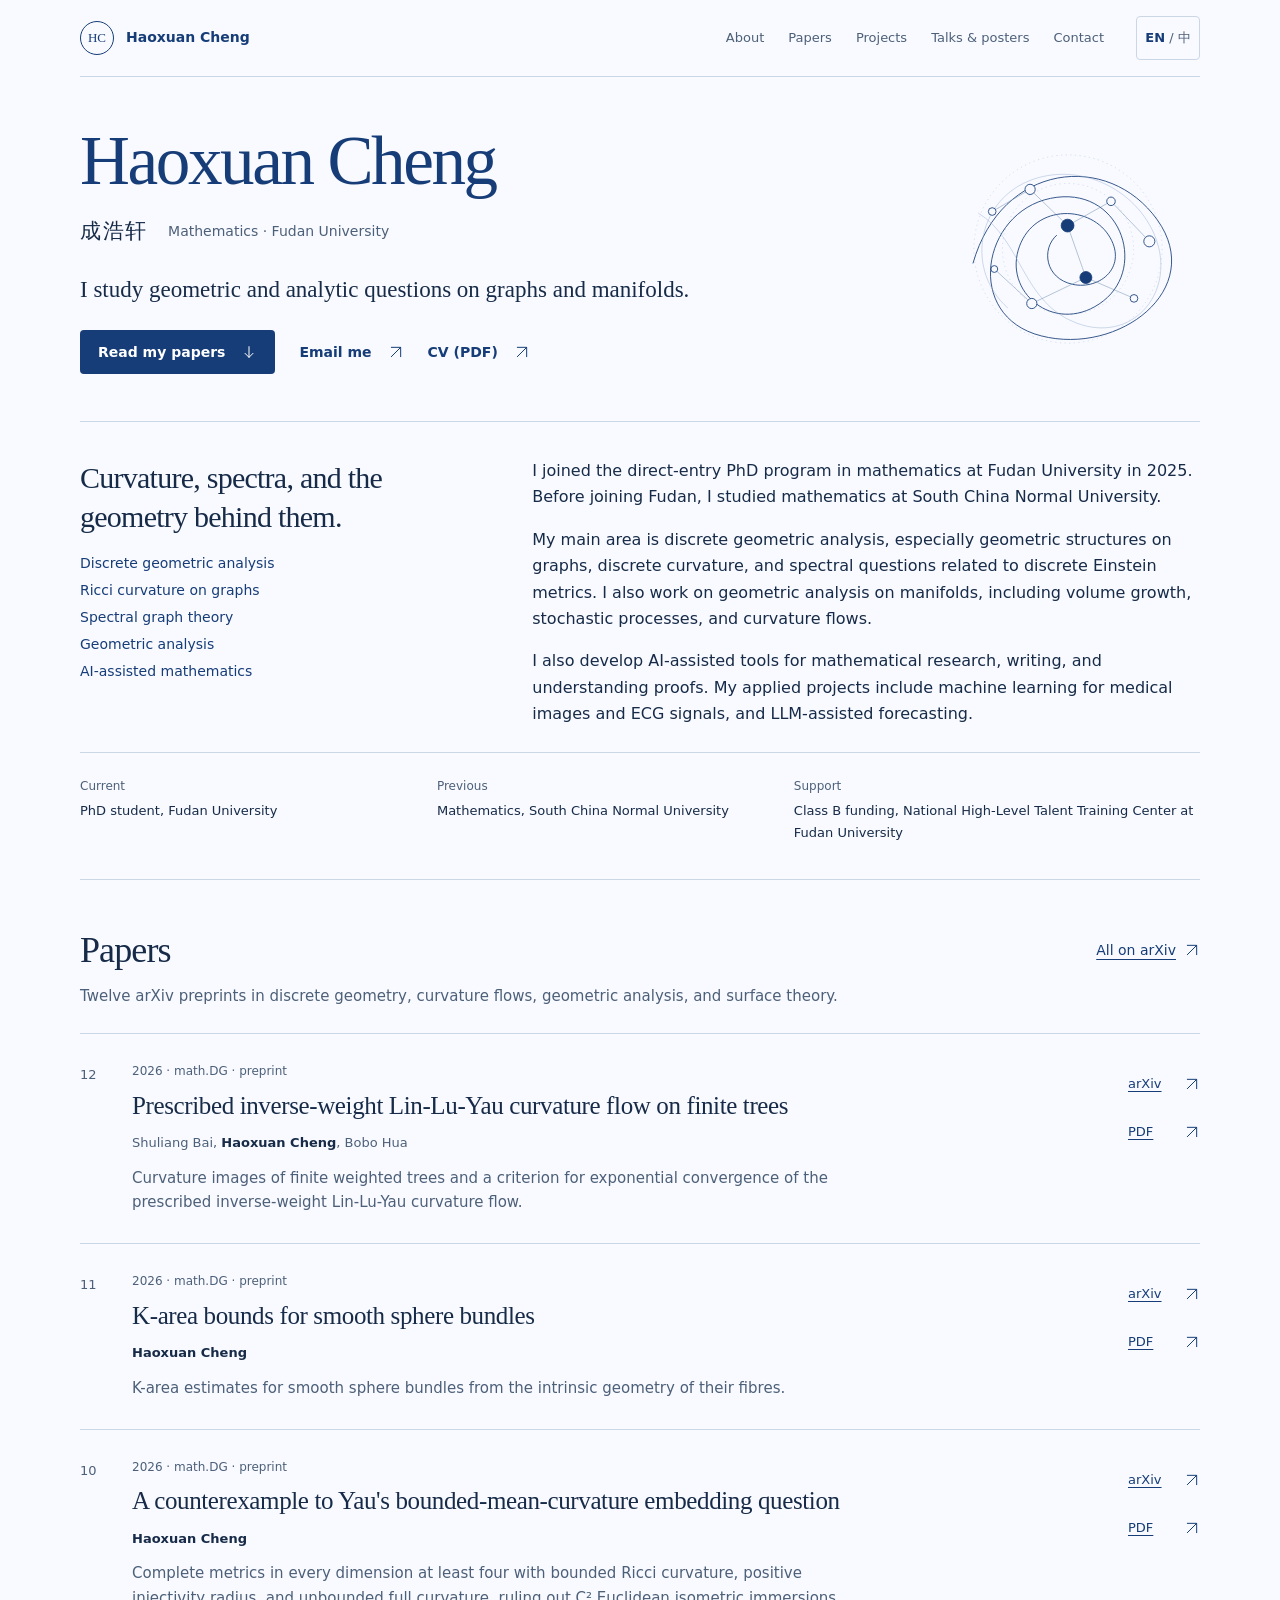
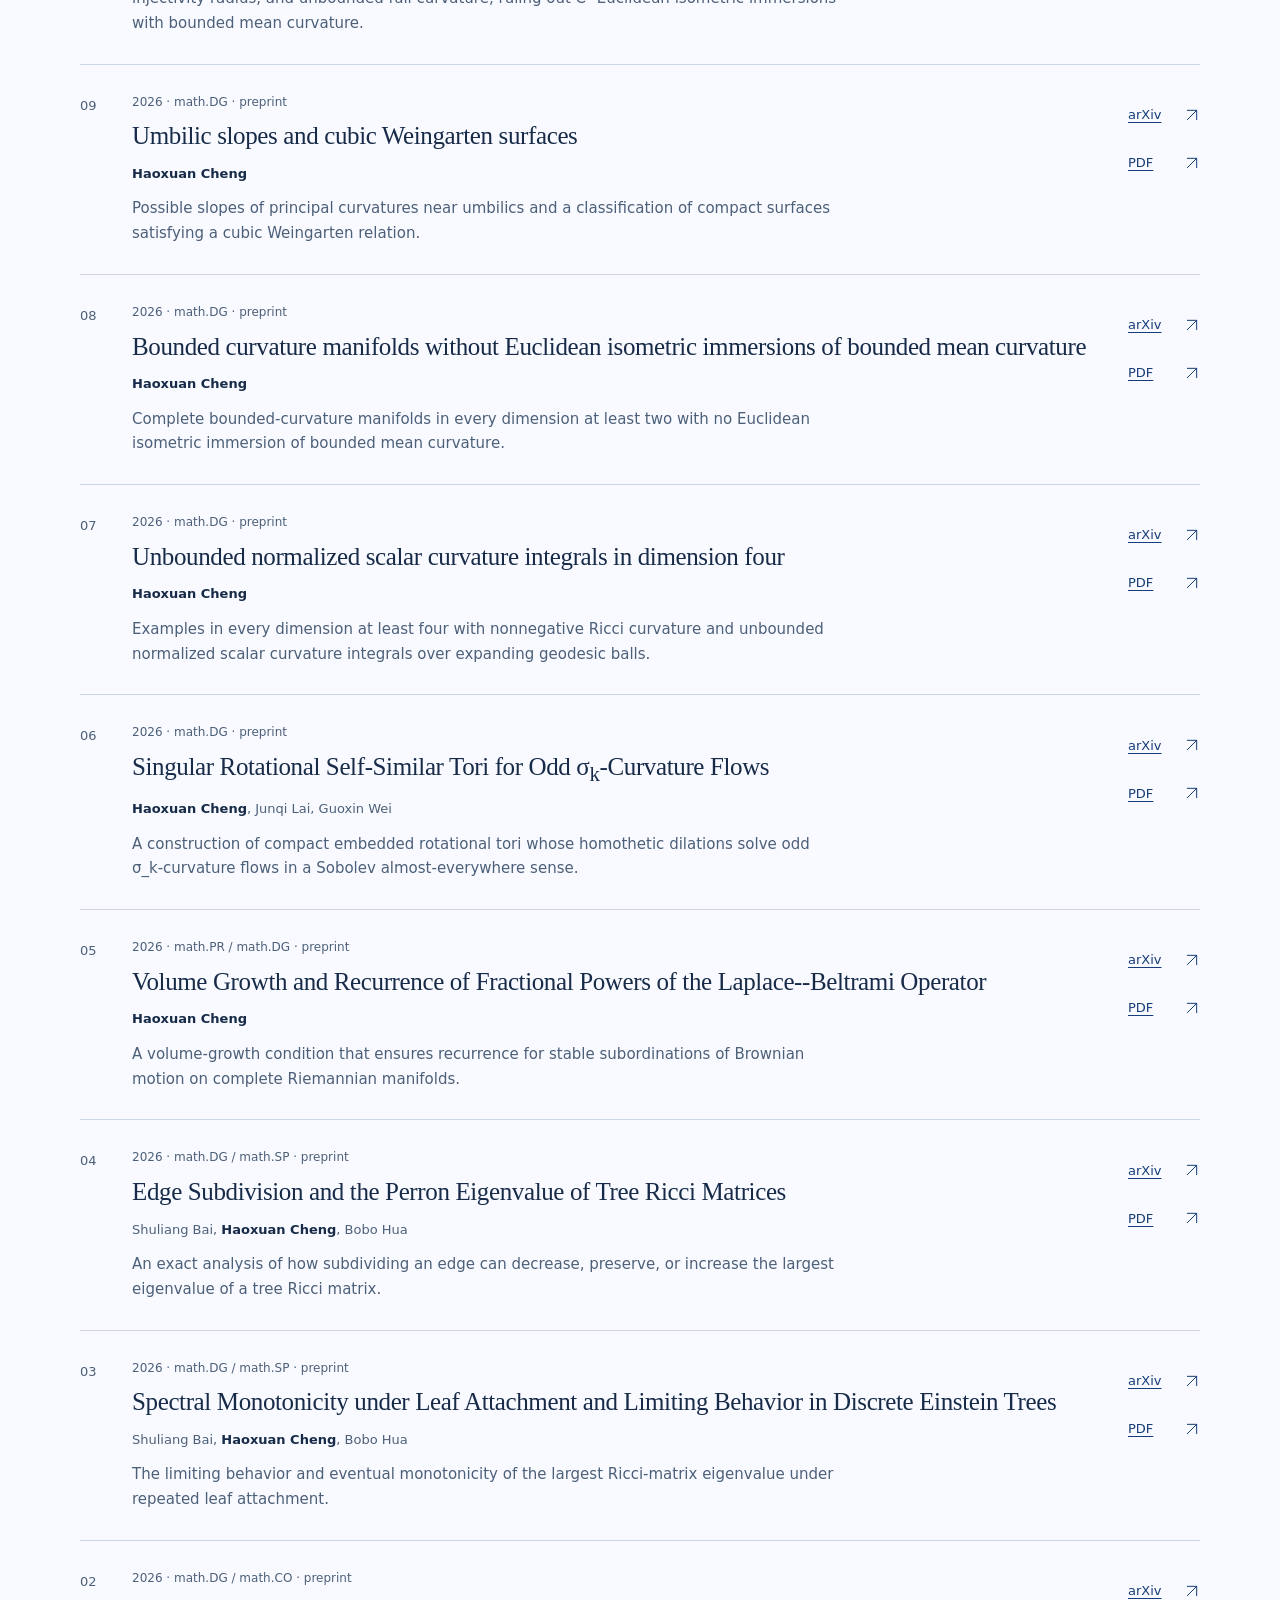
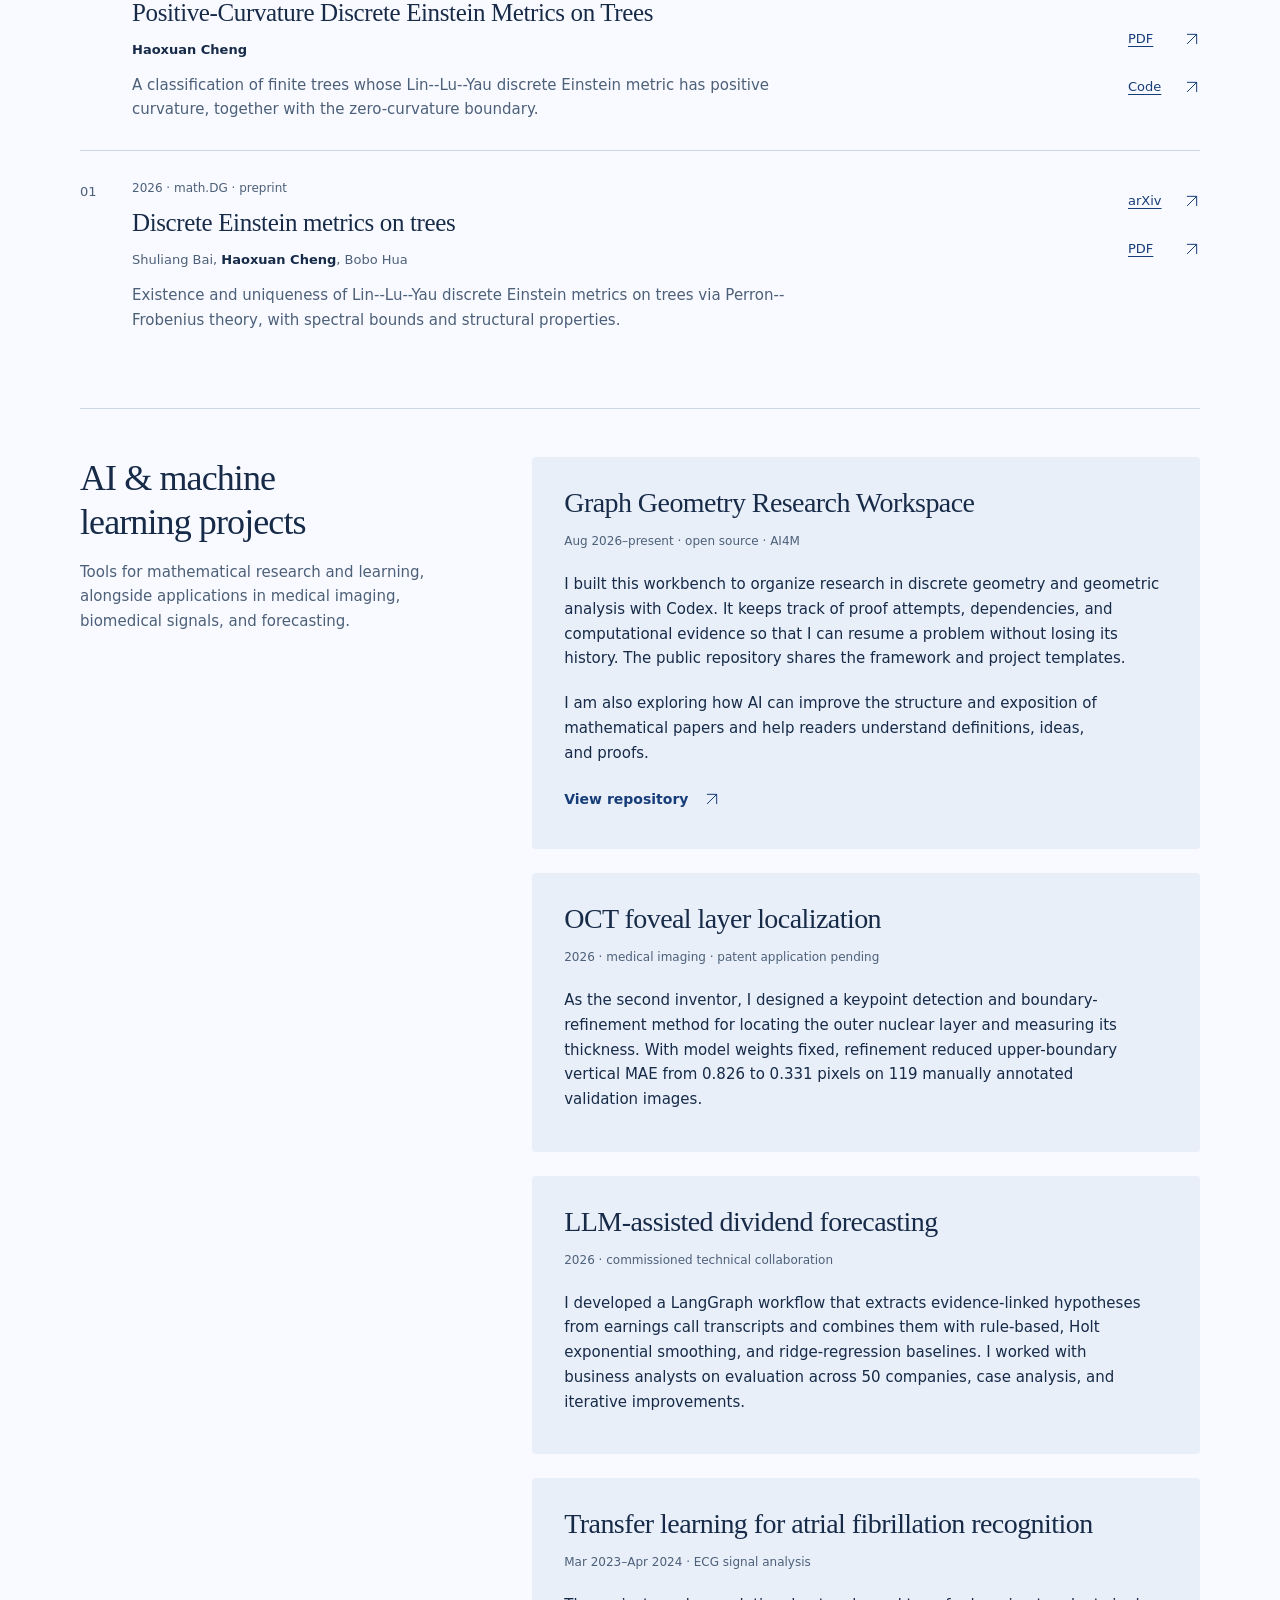
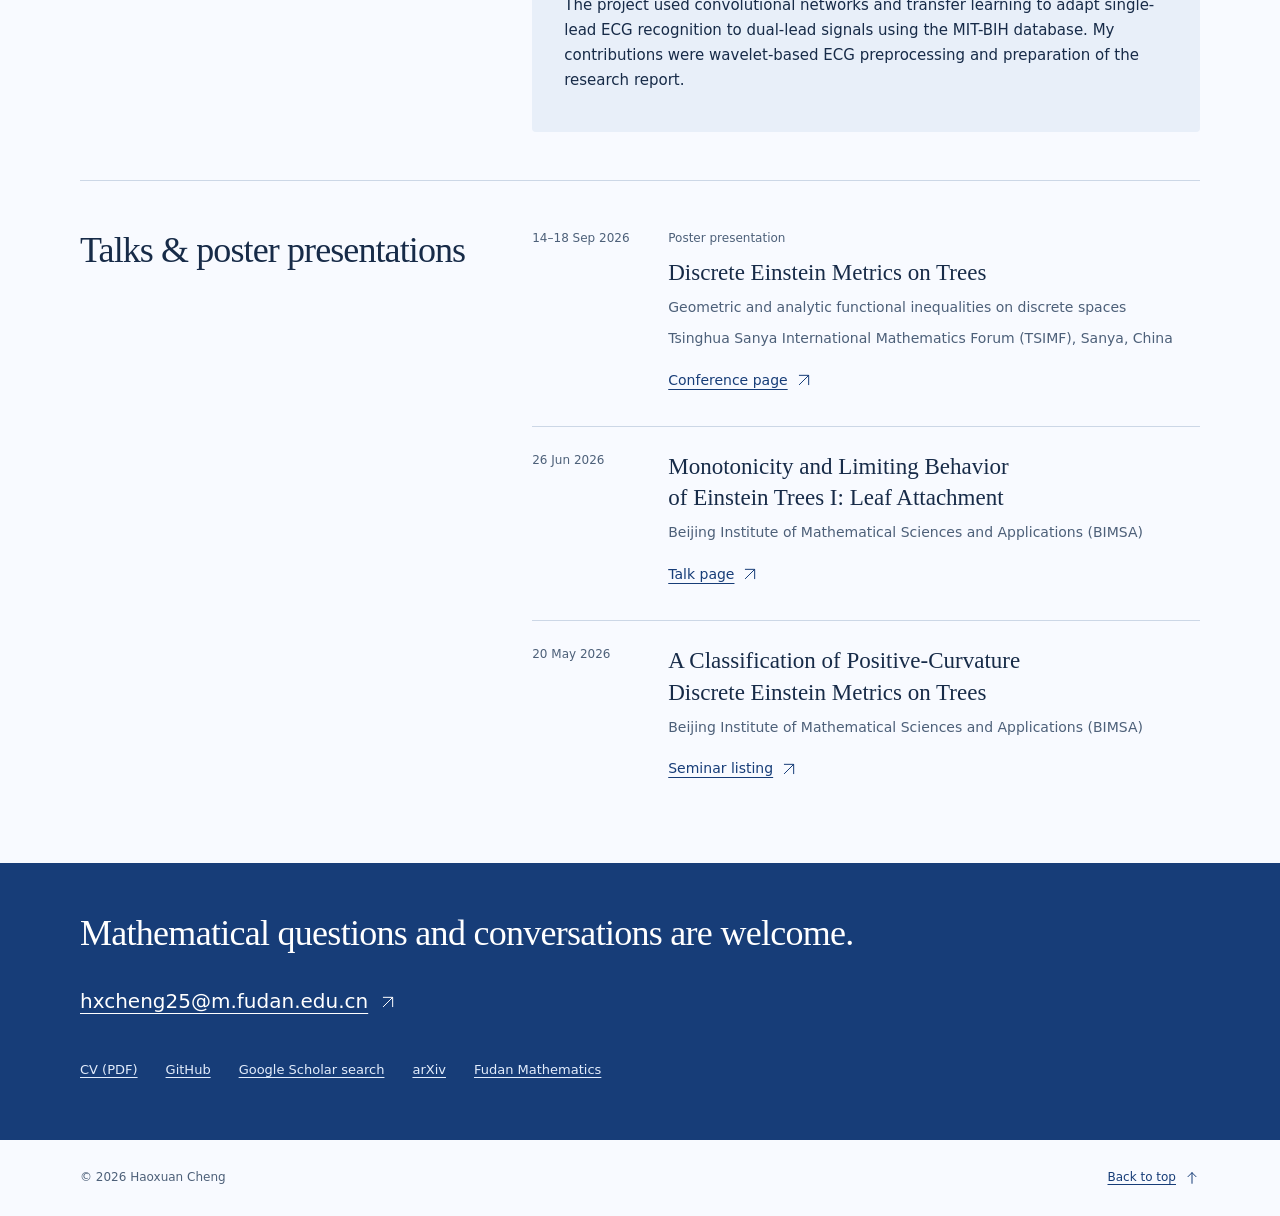
<file: index.html>
<!doctype html>
<html lang="en">
<head>
  <meta name="google-site-verification" content="YxRls4ZkN9b07PewcMXVObp9AJRRUMVtN7mbiFXLdEg" />
  <meta charset="utf-8">
  <meta name="viewport" content="width=device-width, initial-scale=1">
  <meta name="description" content="Haoxuan Cheng is a PhD student in mathematics at Fudan University, working in discrete geometric analysis, graph curvature, geometric flows, and geometric analysis.">
  <meta name="author" content="Haoxuan Cheng">
  <meta name="theme-color" content="#f8faff">
  <meta property="og:title" content="Haoxuan Cheng | Mathematics">
  <meta property="og:description" content="Research in discrete geometric analysis, graph curvature, geometric flows, and geometric analysis.">
  <meta property="og:type" content="website">
  <meta property="og:url" content="https://coker412.github.io/">
  <link rel="canonical" href="https://coker412.github.io/">
  <title>Haoxuan Cheng | Mathematics</title>
  <script>document.documentElement.classList.add('js')</script>
  <link rel="icon" href="favicon.svg" type="image/svg+xml">
  <link rel="stylesheet" href="styles.css">
  <script src="script.js" defer></script>
</head>
<body>
  <a class="skip-link" href="#main">Skip to content</a>

  <header class="site-header" id="top">
    <a class="wordmark" href="#top" aria-label="Haoxuan Cheng, home">
      <span class="wordmark-symbol" aria-hidden="true">HC</span>
      <span>Haoxuan Cheng</span>
    </a>
    <nav class="site-nav" aria-label="Primary navigation">
      <a href="#about" data-en="About" data-zh="关于">About</a>
      <a href="#papers" data-en="Papers" data-zh="论文">Papers</a>
      <a href="#projects" data-en="Projects" data-zh="项目">Projects</a>
      <a href="#talks" data-en="Talks & posters" data-zh="报告与海报">Talks &amp; posters</a>
      <a href="#contact" data-en="Contact" data-zh="联系">Contact</a>
    </nav>
    <button class="language-toggle" type="button" aria-label="切换为中文" aria-pressed="false">
      <span class="language-option is-active">EN</span>
      <span aria-hidden="true">/</span>
      <span class="language-option">中</span>
    </button>
  </header>

  <main id="main">
    <section class="hero" aria-labelledby="hero-title">
      <div class="hero-copy">
        <h1 id="hero-title">
          <span>Haoxuan</span>
          <span>Cheng<span class="accent-dot"></span></span>
        </h1>
        <p class="hero-cn">成浩轩 <span class="hero-affiliation" data-en="Mathematics · Fudan University" data-zh="数学 · 复旦大学">Mathematics · Fudan University</span></p>
        <p class="hero-intro" data-en="I study geometric and analytic questions on graphs and manifolds." data-zh="我研究图与流形上的几何和分析问题。">I study geometric and analytic questions on graphs and manifolds.</p>
        <div class="hero-actions">
          <a class="button button-primary" href="#papers">
            <span data-en="Read my papers" data-zh="阅读论文">Read my papers</span>
            <svg class="arrow" viewBox="0 0 24 24" aria-hidden="true"><path d="M12 4v16m-6-6 6 6 6-6"/></svg>
          </a>
          <a class="button button-secondary" href="mailto:hxcheng25@m.fudan.edu.cn">
            <span data-en="Email me" data-zh="给我邮件">Email me</span>
            <svg class="arrow" viewBox="0 0 24 24" aria-hidden="true"><path d="M5 19 19 5M5 5h14v14"/></svg>
          </a>
          <a class="button button-secondary" href="cv.pdf">
            <span data-en="CV (PDF)" data-zh="学术简历（PDF）">CV (PDF)</span>
            <svg class="arrow" viewBox="0 0 24 24" aria-hidden="true"><path d="M5 19 19 5M5 5h14v14"/></svg>
          </a>
        </div>
      </div>

      <div class="hero-figure" aria-hidden="true">
        <svg class="geometry" viewBox="0 0 620 620" role="img">
          <defs>
            <linearGradient id="curve-gradient" x1="0" y1="0" x2="1" y2="1">
              <stop offset="0" stop-color="#245fbd"/>
              <stop offset="1" stop-color="#173d78"/>
            </linearGradient>
          </defs>
          <circle class="orbit orbit-a" cx="310" cy="310" r="221"/>
          <circle class="orbit orbit-b" cx="310" cy="310" r="154"/>
          <path class="curve curve-a" d="M87 343C154 107 405 80 520 242C635 404 430 561 247 514C65 468 107 224 269 191C431 158 498 350 393 432C288 514 162 420 193 313C224 206 357 204 405 277C453 350 386 407 321 393C256 379 247 310 283 278"/>
          <path class="curve curve-b" d="M100 226C202 289 202 436 330 484C458 532 558 419 520 296C482 173 337 100 216 151C95 202 70 361 168 448"/>
          <g class="graph-lines">
            <line x1="132" y1="222" x2="221" y2="170"/>
            <line x1="221" y1="170" x2="309" y2="255"/>
            <line x1="309" y1="255" x2="411" y2="198"/>
            <line x1="411" y1="198" x2="501" y2="292"/>
            <line x1="309" y1="255" x2="352" y2="377"/>
            <line x1="352" y1="377" x2="465" y2="426"/>
            <line x1="352" y1="377" x2="225" y2="438"/>
            <line x1="225" y1="438" x2="137" y2="357"/>
          </g>
          <g class="graph-nodes">
            <circle cx="132" cy="222" r="9"/>
            <circle cx="221" cy="170" r="12"/>
            <circle cx="309" cy="255" r="15"/>
            <circle cx="411" cy="198" r="10"/>
            <circle cx="501" cy="292" r="13"/>
            <circle cx="352" cy="377" r="14"/>
            <circle cx="465" cy="426" r="9"/>
            <circle cx="225" cy="438" r="12"/>
            <circle cx="137" cy="357" r="8"/>
          </g>
        </svg>

      </div>
    </section>

    <section class="section about" id="about" aria-labelledby="about-title">
      <div class="about-grid">
        <div class="about-heading">
        <h2 id="about-title" class="section-title" data-en="Curvature, spectra, and the geometry behind them." data-zh="曲率、谱，以及它们背后的几何。">Curvature, spectra, and the geometry behind them.</h2>
          <ul class="interest-list" aria-label="Research interests">
            <li data-en="Discrete geometric analysis" data-zh="离散几何分析">Discrete geometric analysis</li>
            <li data-en="Ricci curvature on graphs" data-zh="图上的 Ricci 曲率">Ricci curvature on graphs</li>
            <li data-en="Spectral graph theory" data-zh="谱图理论">Spectral graph theory</li>
            <li data-en="Geometric analysis" data-zh="几何分析">Geometric analysis</li>
            <li data-en="AI-assisted mathematics" data-zh="AI 辅助数学研究">AI-assisted mathematics</li>
          </ul>
        </div>
        <div class="about-copy">
          <p data-en="I joined the direct-entry PhD program in mathematics at Fudan University in 2025. Before joining Fudan, I studied mathematics at South China Normal University." data-zh="我是复旦大学数学专业 2025 级直博研究生，此前在华南师范大学学习数学。">I joined the direct-entry PhD program in mathematics at Fudan University in 2025. Before joining Fudan, I studied mathematics at South China Normal University.</p>
          <p data-en="My main area is discrete geometric analysis, especially geometric structures on graphs, discrete curvature, and spectral questions related to discrete Einstein metrics. I also work on geometric analysis on manifolds, including volume growth, stochastic processes, and curvature flows." data-zh="我主要从事离散几何分析研究，尤其关注图上的几何结构、离散曲率，以及离散 Einstein 度量中的谱问题。我也研究流形上的几何分析，包括体积增长、随机过程与曲率流。">My main area is discrete geometric analysis, especially geometric structures on graphs, discrete curvature, and spectral questions related to discrete Einstein metrics. I also work on geometric analysis on manifolds, including volume growth, stochastic processes, and curvature flows.</p>
          <p data-en="I also develop AI-assisted tools for mathematical research, writing, and understanding proofs. My applied projects include machine learning for medical images and ECG signals, and LLM-assisted forecasting." data-zh="我也开发 AI 辅助工具，探索数学研究、文章写作与证明理解，并参与医学图像、心电信号的机器学习及大模型辅助预测项目。">I also develop AI-assisted tools for mathematical research, writing, and understanding proofs. My applied projects include machine learning for medical images and ECG signals, and LLM-assisted forecasting.</p>
        </div>
          <dl class="profile-facts">
            <div>
              <dt data-en="Current" data-zh="目前">Current</dt>
              <dd data-en="PhD student, Fudan University" data-zh="复旦大学数学专业直博研究生">PhD student, Fudan University</dd>
            </div>
            <div>
              <dt data-en="Previous" data-zh="此前">Previous</dt>
              <dd data-en="Mathematics, South China Normal University" data-zh="华南师范大学数学科学学院">Mathematics, South China Normal University</dd>
            </div>
            <div>
              <dt data-en="Support" data-zh="资助">Support</dt>
              <dd data-en="Class B funding, National High-Level Talent Training Center at Fudan University" data-zh="复旦大学国家高层次人才培养中心 B 类资助">Class B funding, National High-Level Talent Training Center at Fudan University</dd>
            </div>
          </dl>
      </div>
    </section>

    <section class="section papers" id="papers" aria-labelledby="papers-title">
      <div class="section-heading">
        <h2 id="papers-title" class="section-title" data-en="Papers" data-zh="论文">Papers</h2>
        <a class="text-link" href="https://arxiv.org/search/math?searchtype=author&amp;query=Cheng%2C+Haoxuan" target="_blank" rel="noopener noreferrer">
          <span data-en="All on arXiv" data-zh="在 arXiv 查看全部">All on arXiv</span>
          <svg class="arrow" viewBox="0 0 24 24" aria-hidden="true"><path d="M5 19 19 5M5 5h14v14"/></svg>
        </a>
      </div>

      <p class="papers-intro" data-en="Twelve arXiv preprints in discrete geometry, curvature flows, geometric analysis, and surface theory." data-zh="十二篇 arXiv 预印本，涉及离散几何、曲率流、几何分析与曲面理论。">Twelve arXiv preprints in discrete geometry, curvature flows, geometric analysis, and surface theory.</p>
      <ol class="paper-list">
        <li class="paper">
          <div class="paper-index">12</div>
          <div class="paper-main">
            <p class="paper-meta">2026 · math.DG · <span data-en="preprint" data-zh="预印本">preprint</span></p>
            <h3>Prescribed inverse-weight Lin-Lu-Yau curvature flow on finite trees</h3>
            <p class="paper-authors">Shuliang Bai, <strong>Haoxuan Cheng</strong>, Bobo Hua</p>
            <p class="paper-summary" data-en="Curvature images of finite weighted trees and a criterion for exponential convergence of the prescribed inverse-weight Lin-Lu-Yau curvature flow." data-zh="有限加权树的曲率像，以及预定反权重 Lin-Lu-Yau 曲率流指数收敛的判据。">Curvature images of finite weighted trees and a criterion for exponential convergence of the prescribed inverse-weight Lin-Lu-Yau curvature flow.</p>
          </div>
          <div class="paper-links">
            <a href="https://arxiv.org/abs/2611.15213" target="_blank" rel="noopener noreferrer">arXiv <svg class="arrow" viewBox="0 0 24 24" aria-hidden="true"><path d="M5 19 19 5M5 5h14v14"/></svg></a>
            <a href="https://arxiv.org/pdf/2611.15213" target="_blank" rel="noopener noreferrer">PDF <svg class="arrow" viewBox="0 0 24 24" aria-hidden="true"><path d="M5 19 19 5M5 5h14v14"/></svg></a>
          </div>
        </li>

        <li class="paper">
          <div class="paper-index">11</div>
          <div class="paper-main">
            <p class="paper-meta">2026 · math.DG · <span data-en="preprint" data-zh="预印本">preprint</span></p>
            <h3>K-area bounds for smooth sphere bundles</h3>
            <p class="paper-authors"><strong>Haoxuan Cheng</strong></p>
            <p class="paper-summary" data-en="K-area estimates for smooth sphere bundles from the intrinsic geometry of their fibres." data-zh="利用纤维的内蕴几何研究光滑球面丛的 K-area 估计。">K-area estimates for smooth sphere bundles from the intrinsic geometry of their fibres.</p>
          </div>
          <div class="paper-links">
            <a href="https://arxiv.org/abs/2610.20440" target="_blank" rel="noopener noreferrer">arXiv <svg class="arrow" viewBox="0 0 24 24" aria-hidden="true"><path d="M5 19 19 5M5 5h14v14"/></svg></a>
            <a href="https://arxiv.org/pdf/2610.20440" target="_blank" rel="noopener noreferrer">PDF <svg class="arrow" viewBox="0 0 24 24" aria-hidden="true"><path d="M5 19 19 5M5 5h14v14"/></svg></a>
          </div>
        </li>

        <li class="paper">
          <div class="paper-index">10</div>
          <div class="paper-main">
            <p class="paper-meta">2026 · math.DG · <span data-en="preprint" data-zh="预印本">preprint</span></p>
            <h3>A counterexample to Yau's bounded-mean-curvature embedding question</h3>
            <p class="paper-authors"><strong>Haoxuan Cheng</strong></p>
            <p class="paper-summary" data-en="Complete metrics in every dimension at least four with bounded Ricci curvature, positive injectivity radius, and unbounded full curvature, ruling out C² Euclidean isometric immersions with bounded mean curvature." data-zh="在每个至少四维的维数中构造 Ricci 曲率有界、注入半径有正下界而全曲率无界的完备度量，排除平均曲率有界的 C² 欧氏等距浸入。">Complete metrics in every dimension at least four with bounded Ricci curvature, positive injectivity radius, and unbounded full curvature, ruling out C² Euclidean isometric immersions with bounded mean curvature.</p>
          </div>
          <div class="paper-links">
            <a href="https://arxiv.org/abs/2610.00153" target="_blank" rel="noopener noreferrer">arXiv <svg class="arrow" viewBox="0 0 24 24" aria-hidden="true"><path d="M5 19 19 5M5 5h14v14"/></svg></a>
            <a href="https://arxiv.org/pdf/2610.00153" target="_blank" rel="noopener noreferrer">PDF <svg class="arrow" viewBox="0 0 24 24" aria-hidden="true"><path d="M5 19 19 5M5 5h14v14"/></svg></a>
          </div>
        </li>

        <li class="paper">
          <div class="paper-index">09</div>
          <div class="paper-main">
            <p class="paper-meta">2026 · math.DG · <span data-en="preprint" data-zh="预印本">preprint</span></p>
            <h3>Umbilic slopes and cubic Weingarten surfaces</h3>
            <p class="paper-authors"><strong>Haoxuan Cheng</strong></p>
            <p class="paper-summary" data-en="Possible slopes of principal curvatures near umbilics and a classification of compact surfaces satisfying a cubic Weingarten relation." data-zh="研究脐点附近主曲率的可能斜率，并分类满足三次 Weingarten 关系的紧致曲面。">Possible slopes of principal curvatures near umbilics and a classification of compact surfaces satisfying a cubic Weingarten relation.</p>
          </div>
          <div class="paper-links">
            <a href="https://arxiv.org/abs/2609.19188" target="_blank" rel="noopener noreferrer">arXiv <svg class="arrow" viewBox="0 0 24 24" aria-hidden="true"><path d="M5 19 19 5M5 5h14v14"/></svg></a>
            <a href="https://arxiv.org/pdf/2609.19188" target="_blank" rel="noopener noreferrer">PDF <svg class="arrow" viewBox="0 0 24 24" aria-hidden="true"><path d="M5 19 19 5M5 5h14v14"/></svg></a>
          </div>
        </li>

        <li class="paper">
          <div class="paper-index">08</div>
          <div class="paper-main">
            <p class="paper-meta">2026 · math.DG · <span data-en="preprint" data-zh="预印本">preprint</span></p>
            <h3>Bounded curvature manifolds without Euclidean isometric immersions of bounded mean curvature</h3>
            <p class="paper-authors"><strong>Haoxuan Cheng</strong></p>
            <p class="paper-summary" data-en="Complete bounded-curvature manifolds in every dimension at least two with no Euclidean isometric immersion of bounded mean curvature." data-zh="在每个至少二维的维数中构造曲率有界的完备流形，使其不存在平均曲率有界的欧氏等距浸入。">Complete bounded-curvature manifolds in every dimension at least two with no Euclidean isometric immersion of bounded mean curvature.</p>
          </div>
          <div class="paper-links">
            <a href="https://arxiv.org/abs/2609.19168" target="_blank" rel="noopener noreferrer">arXiv <svg class="arrow" viewBox="0 0 24 24" aria-hidden="true"><path d="M5 19 19 5M5 5h14v14"/></svg></a>
            <a href="https://arxiv.org/pdf/2609.19168" target="_blank" rel="noopener noreferrer">PDF <svg class="arrow" viewBox="0 0 24 24" aria-hidden="true"><path d="M5 19 19 5M5 5h14v14"/></svg></a>
          </div>
        </li>

        <li class="paper">
          <div class="paper-index">07</div>
          <div class="paper-main">
            <p class="paper-meta">2026 · math.DG · <span data-en="preprint" data-zh="预印本">preprint</span></p>
            <h3>Unbounded normalized scalar curvature integrals in dimension four</h3>
            <p class="paper-authors"><strong>Haoxuan Cheng</strong></p>
            <p class="paper-summary" data-en="Examples in every dimension at least four with nonnegative Ricci curvature and unbounded normalized scalar curvature integrals over expanding geodesic balls." data-zh="构造每个至少四维的例子：Ricci 曲率非负，而测地球上的归一化标量曲率积分趋于无穷。">Examples in every dimension at least four with nonnegative Ricci curvature and unbounded normalized scalar curvature integrals over expanding geodesic balls.</p>
          </div>
          <div class="paper-links">
            <a href="https://arxiv.org/abs/2609.10323" target="_blank" rel="noopener noreferrer">arXiv <svg class="arrow" viewBox="0 0 24 24" aria-hidden="true"><path d="M5 19 19 5M5 5h14v14"/></svg></a>
            <a href="https://arxiv.org/pdf/2609.10323" target="_blank" rel="noopener noreferrer">PDF <svg class="arrow" viewBox="0 0 24 24" aria-hidden="true"><path d="M5 19 19 5M5 5h14v14"/></svg></a>
          </div>
        </li>

        <li class="paper">
          <div class="paper-index">06</div>
          <div class="paper-main">
            <p class="paper-meta">2026 · math.DG · <span data-en="preprint" data-zh="预印本">preprint</span></p>
            <h3>Singular Rotational Self-Similar Tori for Odd σ<sub>k</sub>-Curvature Flows</h3>
            <p class="paper-authors"><strong>Haoxuan Cheng</strong>, Junqi Lai, Guoxin Wei</p>
            <p class="paper-summary" data-en="A construction of compact embedded rotational tori whose homothetic dilations solve odd σ_k-curvature flows in a Sobolev almost-everywhere sense." data-zh="构造紧嵌入旋转环面，使其位似伸缩在 Sobolev 几乎处处意义下满足奇数阶 σ_k 曲率流。">A construction of compact embedded rotational tori whose homothetic dilations solve odd σ_k-curvature flows in a Sobolev almost-everywhere sense.</p>
          </div>
          <div class="paper-links">
            <a href="https://arxiv.org/abs/2609.01346" target="_blank" rel="noopener noreferrer">arXiv <svg class="arrow" viewBox="0 0 24 24" aria-hidden="true"><path d="M5 19 19 5M5 5h14v14"/></svg></a>
            <a href="https://arxiv.org/pdf/2609.01346" target="_blank" rel="noopener noreferrer">PDF <svg class="arrow" viewBox="0 0 24 24" aria-hidden="true"><path d="M5 19 19 5M5 5h14v14"/></svg></a>
          </div>
        </li>

        <li class="paper">
          <div class="paper-index">05</div>
          <div class="paper-main">
            <p class="paper-meta">2026 · math.PR / math.DG · <span data-en="preprint" data-zh="预印本">preprint</span></p>
            <h3>Volume Growth and Recurrence of Fractional Powers of the Laplace--Beltrami Operator</h3>
            <p class="paper-authors"><strong>Haoxuan Cheng</strong></p>
            <p class="paper-summary" data-en="A volume-growth condition that ensures recurrence for stable subordinations of Brownian motion on complete Riemannian manifolds." data-zh="给出完备 Riemann 流形上 Brownian 运动稳定次序化过程重返的一个体积增长充分条件。">A volume-growth condition that ensures recurrence for stable subordinations of Brownian motion on complete Riemannian manifolds.</p>
          </div>
          <div class="paper-links">
            <a href="https://arxiv.org/abs/2608.26509" target="_blank" rel="noopener noreferrer">arXiv <svg class="arrow" viewBox="0 0 24 24" aria-hidden="true"><path d="M5 19 19 5M5 5h14v14"/></svg></a>
            <a href="https://arxiv.org/pdf/2608.26509" target="_blank" rel="noopener noreferrer">PDF <svg class="arrow" viewBox="0 0 24 24" aria-hidden="true"><path d="M5 19 19 5M5 5h14v14"/></svg></a>
          </div>
        </li>

        <li class="paper">
          <div class="paper-index">04</div>
          <div class="paper-main">
            <p class="paper-meta">2026 · math.DG / math.SP · <span data-en="preprint" data-zh="预印本">preprint</span></p>
            <h3>Edge Subdivision and the Perron Eigenvalue of Tree Ricci Matrices</h3>
            <p class="paper-authors">Shuliang Bai, <strong>Haoxuan Cheng</strong>, Bobo Hua</p>
            <p class="paper-summary" data-en="An exact analysis of how subdividing an edge can decrease, preserve, or increase the largest eigenvalue of a tree Ricci matrix." data-zh="精确分析边细分如何降低、保持或增加树 Ricci 矩阵的最大特征值。">An exact analysis of how subdividing an edge can decrease, preserve, or increase the largest eigenvalue of a tree Ricci matrix.</p>
          </div>
          <div class="paper-links">
            <a href="https://arxiv.org/abs/2605.30949" target="_blank" rel="noopener noreferrer">arXiv <svg class="arrow" viewBox="0 0 24 24" aria-hidden="true"><path d="M5 19 19 5M5 5h14v14"/></svg></a>
            <a href="https://arxiv.org/pdf/2605.30949" target="_blank" rel="noopener noreferrer">PDF <svg class="arrow" viewBox="0 0 24 24" aria-hidden="true"><path d="M5 19 19 5M5 5h14v14"/></svg></a>
          </div>
        </li>

        <li class="paper">
          <div class="paper-index">03</div>
          <div class="paper-main">
            <p class="paper-meta">2026 · math.DG / math.SP · <span data-en="preprint" data-zh="预印本">preprint</span></p>
            <h3>Spectral Monotonicity under Leaf Attachment and Limiting Behavior in Discrete Einstein Trees</h3>
            <p class="paper-authors">Shuliang Bai, <strong>Haoxuan Cheng</strong>, Bobo Hua</p>
            <p class="paper-summary" data-en="The limiting behavior and eventual monotonicity of the largest Ricci-matrix eigenvalue under repeated leaf attachment." data-zh="研究反复添加叶子时 Ricci 矩阵最大特征值的极限行为与最终单调性。">The limiting behavior and eventual monotonicity of the largest Ricci-matrix eigenvalue under repeated leaf attachment.</p>
          </div>
          <div class="paper-links">
            <a href="https://arxiv.org/abs/2605.23379" target="_blank" rel="noopener noreferrer">arXiv <svg class="arrow" viewBox="0 0 24 24" aria-hidden="true"><path d="M5 19 19 5M5 5h14v14"/></svg></a>
            <a href="https://arxiv.org/pdf/2605.23379" target="_blank" rel="noopener noreferrer">PDF <svg class="arrow" viewBox="0 0 24 24" aria-hidden="true"><path d="M5 19 19 5M5 5h14v14"/></svg></a>
          </div>
        </li>

        <li class="paper">
          <div class="paper-index">02</div>
          <div class="paper-main">
            <p class="paper-meta">2026 · math.DG / math.CO · <span data-en="preprint" data-zh="预印本">preprint</span></p>
            <h3>Positive-Curvature Discrete Einstein Metrics on Trees</h3>
            <p class="paper-authors"><strong>Haoxuan Cheng</strong></p>
            <p class="paper-summary" data-en="A classification of finite trees whose Lin--Lu--Yau discrete Einstein metric has positive curvature, together with the zero-curvature boundary." data-zh="分类具有正 Lin--Lu--Yau 曲率离散 Einstein 度量的有限树，并确定零曲率边界。">A classification of finite trees whose Lin--Lu--Yau discrete Einstein metric has positive curvature, together with the zero-curvature boundary.</p>
          </div>
          <div class="paper-links">
            <a href="https://arxiv.org/abs/2605.20862" target="_blank" rel="noopener noreferrer">arXiv <svg class="arrow" viewBox="0 0 24 24" aria-hidden="true"><path d="M5 19 19 5M5 5h14v14"/></svg></a>
            <a href="https://arxiv.org/pdf/2605.20862" target="_blank" rel="noopener noreferrer">PDF <svg class="arrow" viewBox="0 0 24 24" aria-hidden="true"><path d="M5 19 19 5M5 5h14v14"/></svg></a>
            <a href="https://github.com/coker412/rt-tree-experiments" target="_blank" rel="noopener noreferrer">Code <svg class="arrow" viewBox="0 0 24 24" aria-hidden="true"><path d="M5 19 19 5M5 5h14v14"/></svg></a>
          </div>
        </li>

        <li class="paper">
          <div class="paper-index">01</div>
          <div class="paper-main">
            <p class="paper-meta">2026 · math.DG · <span data-en="preprint" data-zh="预印本">preprint</span></p>
            <h3>Discrete Einstein metrics on trees</h3>
            <p class="paper-authors">Shuliang Bai, <strong>Haoxuan Cheng</strong>, Bobo Hua</p>
            <p class="paper-summary" data-en="Existence and uniqueness of Lin--Lu--Yau discrete Einstein metrics on trees via Perron--Frobenius theory, with spectral bounds and structural properties." data-zh="利用 Perron--Frobenius 理论证明树上 Lin--Lu--Yau 离散 Einstein 度量的存在唯一性，并研究相应的谱界与结构性质。">Existence and uniqueness of Lin--Lu--Yau discrete Einstein metrics on trees via Perron--Frobenius theory, with spectral bounds and structural properties.</p>
          </div>
          <div class="paper-links">
            <a href="https://arxiv.org/abs/2604.22449" target="_blank" rel="noopener noreferrer">arXiv <svg class="arrow" viewBox="0 0 24 24" aria-hidden="true"><path d="M5 19 19 5M5 5h14v14"/></svg></a>
            <a href="https://arxiv.org/pdf/2604.22449" target="_blank" rel="noopener noreferrer">PDF <svg class="arrow" viewBox="0 0 24 24" aria-hidden="true"><path d="M5 19 19 5M5 5h14v14"/></svg></a>
          </div>
        </li>
      </ol>
    </section>

    <section class="section projects" id="projects" aria-labelledby="projects-title">
      <div class="projects-grid">
        <div>
          <h2 id="projects-title" class="section-title" data-en="AI & machine learning projects" data-zh="AI 与机器学习项目">AI &amp; machine learning projects</h2>
          <p class="projects-intro" data-en="Tools for mathematical research and learning, alongside applications in medical imaging, biomedical signals, and forecasting." data-zh="面向数学研究与学习的工具，以及医学图像、生物医学信号和预测任务中的应用。">Tools for mathematical research and learning, alongside applications in medical imaging, biomedical signals, and forecasting.</p>
        </div>
        <div class="project-list">
        <article class="project-card">
          <h3>Graph Geometry Research Workspace</h3>
          <p class="paper-meta" data-en="Aug 2026–present · open source · AI4M" data-zh="2026.08 至今 · 开源 · AI4M">Aug 2026–present · open source · AI4M</p>
          <p data-en="I built this workbench to organize research in discrete geometry and geometric analysis with Codex. It keeps track of proof attempts, dependencies, and computational evidence so that I can resume a problem without losing its history. The public repository shares the framework and project templates." data-zh="我开发这个工作台，用 Codex 辅助组织离散几何与几何分析研究。它记录证明尝试、依赖关系和计算证据，让长期问题可以接续推进。公开仓库提供工作台框架与项目模板。">I built this workbench to organize research in discrete geometry and geometric analysis with Codex. It keeps track of proof attempts, dependencies, and computational evidence so that I can resume a problem without losing its history. The public repository shares the framework and project templates.</p>
          <p data-en="I am also exploring how AI can improve the structure and exposition of mathematical papers and help readers understand definitions, ideas, and proofs." data-zh="我最近也在探索如何用 AI 改善数学文章的结构与表达，并帮助读者理解定义、思路和证明。">I am also exploring how AI can improve the structure and exposition of mathematical papers and help readers understand definitions, ideas, and proofs.</p>
          <a class="button button-secondary" href="https://github.com/coker412/graph-geometry-research-workspace" target="_blank" rel="noopener noreferrer">
            <span data-en="View repository" data-zh="查看仓库">View repository</span>
            <svg class="arrow" viewBox="0 0 24 24" aria-hidden="true"><path d="M5 19 19 5M5 5h14v14"/></svg>
          </a>
        </article>
        <article class="project-card">
          <h3 data-en="OCT foveal layer localization" data-zh="OCT 中心凹外核层定位与厚度测量">OCT foveal layer localization</h3>
          <p class="paper-meta" data-en="2026 · medical imaging · patent application pending" data-zh="2026 · 医学图像 · 专利申请中">2026 · medical imaging · patent application pending</p>
          <p data-en="As the second inventor, I designed a keypoint detection and boundary-refinement method for locating the outer nuclear layer and measuring its thickness. With model weights fixed, refinement reduced upper-boundary vertical MAE from 0.826 to 0.331 pixels on 119 manually annotated validation images." data-zh="作为第二发明人，我设计关键点检测与边界精修方法，定位外核层并测量厚度。在 119 张人工标注验证图像上固定模型权重后，精修使上边界纵向平均绝对误差从 0.826 降至 0.331 像素。">As the second inventor, I designed a keypoint detection and boundary-refinement method for locating the outer nuclear layer and measuring its thickness. With model weights fixed, refinement reduced upper-boundary vertical MAE from 0.826 to 0.331 pixels on 119 manually annotated validation images.</p>
        </article>
        <article class="project-card">
          <h3 data-en="LLM-assisted dividend forecasting" data-zh="大模型辅助股息预测">LLM-assisted dividend forecasting</h3>
          <p class="paper-meta" data-en="2026 · commissioned technical collaboration" data-zh="2026 · 受个人委托的技术协作">2026 · commissioned technical collaboration</p>
          <p data-en="I developed a LangGraph workflow that extracts evidence-linked hypotheses from earnings call transcripts and combines them with rule-based, Holt exponential smoothing, and ridge-regression baselines. I worked with business analysts on evaluation across 50 companies, case analysis, and iterative improvements." data-zh="我开发 LangGraph 工作流，从财报电话会议文字稿提取带证据的大模型假设，结合规则、Holt 指数平滑与岭回归基线预测股息，并与业务分析师协作完成 50 家公司的评测、案例分析和方案迭代。">I developed a LangGraph workflow that extracts evidence-linked hypotheses from earnings call transcripts and combines them with rule-based, Holt exponential smoothing, and ridge-regression baselines. I worked with business analysts on evaluation across 50 companies, case analysis, and iterative improvements.</p>
        </article>
        <article class="project-card">
          <h3 data-en="Transfer learning for atrial fibrillation recognition" data-zh="基于迁移学习的房颤识别">Transfer learning for atrial fibrillation recognition</h3>
          <p class="paper-meta" data-en="Mar 2023–Apr 2024 · ECG signal analysis" data-zh="2023.03–2024.04 · 心电信号分析">Mar 2023–Apr 2024 · ECG signal analysis</p>
          <p data-en="The project used convolutional networks and transfer learning to adapt single-lead ECG recognition to dual-lead signals using the MIT-BIH database. My contributions were wavelet-based ECG preprocessing and preparation of the research report." data-zh="项目基于 MIT-BIH 数据库，结合卷积神经网络和迁移学习，将单导联心电识别迁移到双导联信号。我的贡献是基于小波变换的心电数据预处理与研究报告撰写。">The project used convolutional networks and transfer learning to adapt single-lead ECG recognition to dual-lead signals using the MIT-BIH database. My contributions were wavelet-based ECG preprocessing and preparation of the research report.</p>
        </article>
        </div>
      </div>
    </section>

    <section class="section talks" id="talks" aria-labelledby="talks-title">
      <div class="talks-grid">
        <h2 id="talks-title" class="section-title" data-en="Talks & poster presentations" data-zh="学术报告与海报展示">Talks &amp; poster presentations</h2>
        <div class="timeline">
          <article class="talk">
            <time datetime="2026-09" data-en="14–18 Sep 2026" data-zh="2026 年 9 月 14–18 日">14–18 Sep 2026</time>
            <div>
              <p class="paper-meta" data-en="Poster presentation" data-zh="海报展示">Poster presentation</p>
              <h3>Discrete Einstein Metrics on Trees</h3>
              <p data-en="Geometric and analytic functional inequalities on discrete spaces" data-zh="离散空间上的几何和解析函数不等式">Geometric and analytic functional inequalities on discrete spaces</p>
              <p data-en="Tsinghua Sanya International Mathematics Forum (TSIMF), Sanya, China" data-zh="清华三亚国际数学论坛（TSIMF），中国三亚">Tsinghua Sanya International Mathematics Forum (TSIMF), Sanya, China</p>
              <a class="text-link" href="https://tsimf.tsinghua.edu.cn/info/1589/1881.htm" target="_blank" rel="noopener noreferrer"><span data-en="Conference page" data-zh="会议页面">Conference page</span> <svg class="arrow" viewBox="0 0 24 24" aria-hidden="true"><path d="M5 19 19 5M5 5h14v14"/></svg></a>
            </div>
          </article>
          <article class="talk">
            <time datetime="2026-06-26">26 Jun 2026</time>
            <div>
              <h3>Monotonicity and Limiting Behavior of Einstein Trees I: Leaf Attachment</h3>
              <p data-en="Beijing Institute of Mathematical Sciences and Applications (BIMSA)" data-zh="北京雁栖湖应用数学研究院（BIMSA）">Beijing Institute of Mathematical Sciences and Applications (BIMSA)</p>
              <a class="text-link" href="https://www.bimsa.cn/zh-CN/talk/53704.html" target="_blank" rel="noopener noreferrer"><span data-en="Talk page" data-zh="报告页面">Talk page</span> <svg class="arrow" viewBox="0 0 24 24" aria-hidden="true"><path d="M5 19 19 5M5 5h14v14"/></svg></a>
            </div>
          </article>
          <article class="talk">
            <time datetime="2026-05-20">20 May 2026</time>
            <div>
              <h3>A Classification of Positive-Curvature Discrete Einstein Metrics on Trees</h3>
              <p data-en="Beijing Institute of Mathematical Sciences and Applications (BIMSA)" data-zh="北京雁栖湖应用数学研究院（BIMSA）">Beijing Institute of Mathematical Sciences and Applications (BIMSA)</p>
              <a class="text-link" href="https://www.bimsa.cn/zh-CN/research_detail/GraStrSpeExt.html" target="_blank" rel="noopener noreferrer"><span data-en="Seminar listing" data-zh="讨论班记录">Seminar listing</span> <svg class="arrow" viewBox="0 0 24 24" aria-hidden="true"><path d="M5 19 19 5M5 5h14v14"/></svg></a>
            </div>
          </article>
        </div>
      </div>
    </section>

    <section class="contact" id="contact" aria-labelledby="contact-title">
      <div class="contact-inner">
        <h2 id="contact-title" data-en="Mathematical questions and conversations are welcome." data-zh="欢迎来信讨论数学问题。">Mathematical questions and conversations are welcome.</h2>
        <a class="contact-email" href="mailto:hxcheng25@m.fudan.edu.cn">hxcheng25@m.fudan.edu.cn <svg class="arrow" viewBox="0 0 24 24" aria-hidden="true"><path d="M5 19 19 5M5 5h14v14"/></svg></a>
        <div class="contact-links">
          <a href="cv.pdf" data-en="CV (PDF)" data-zh="学术简历（PDF）">CV (PDF)</a>
          <a href="https://github.com/coker412" target="_blank" rel="noopener noreferrer">GitHub</a>
          <a href="https://scholar.google.com/scholar?q=author%3A%22Haoxuan+Cheng%22" target="_blank" rel="noopener noreferrer" data-en="Google Scholar search" data-zh="Google Scholar 作者检索">Google Scholar search</a>
          <a href="https://arxiv.org/search/math?searchtype=author&amp;query=Cheng%2C+Haoxuan" target="_blank" rel="noopener noreferrer">arXiv</a>
          <a href="https://math.fudan.edu.cn/" target="_blank" rel="noopener noreferrer" data-en="Fudan Mathematics" data-zh="复旦数学">Fudan Mathematics</a>
        </div>
      </div>
    </section>
  </main>

  <footer class="site-footer">
    <p>© <span id="year">2026</span> Haoxuan Cheng</p>
    <a href="#top"><span data-en="Back to top" data-zh="返回顶部">Back to top</span> <svg class="arrow" viewBox="0 0 24 24" aria-hidden="true"><path d="M12 20V4m-6 6 6-6 6 6"/></svg></a>
  </footer>
</body>
</html>
</file>
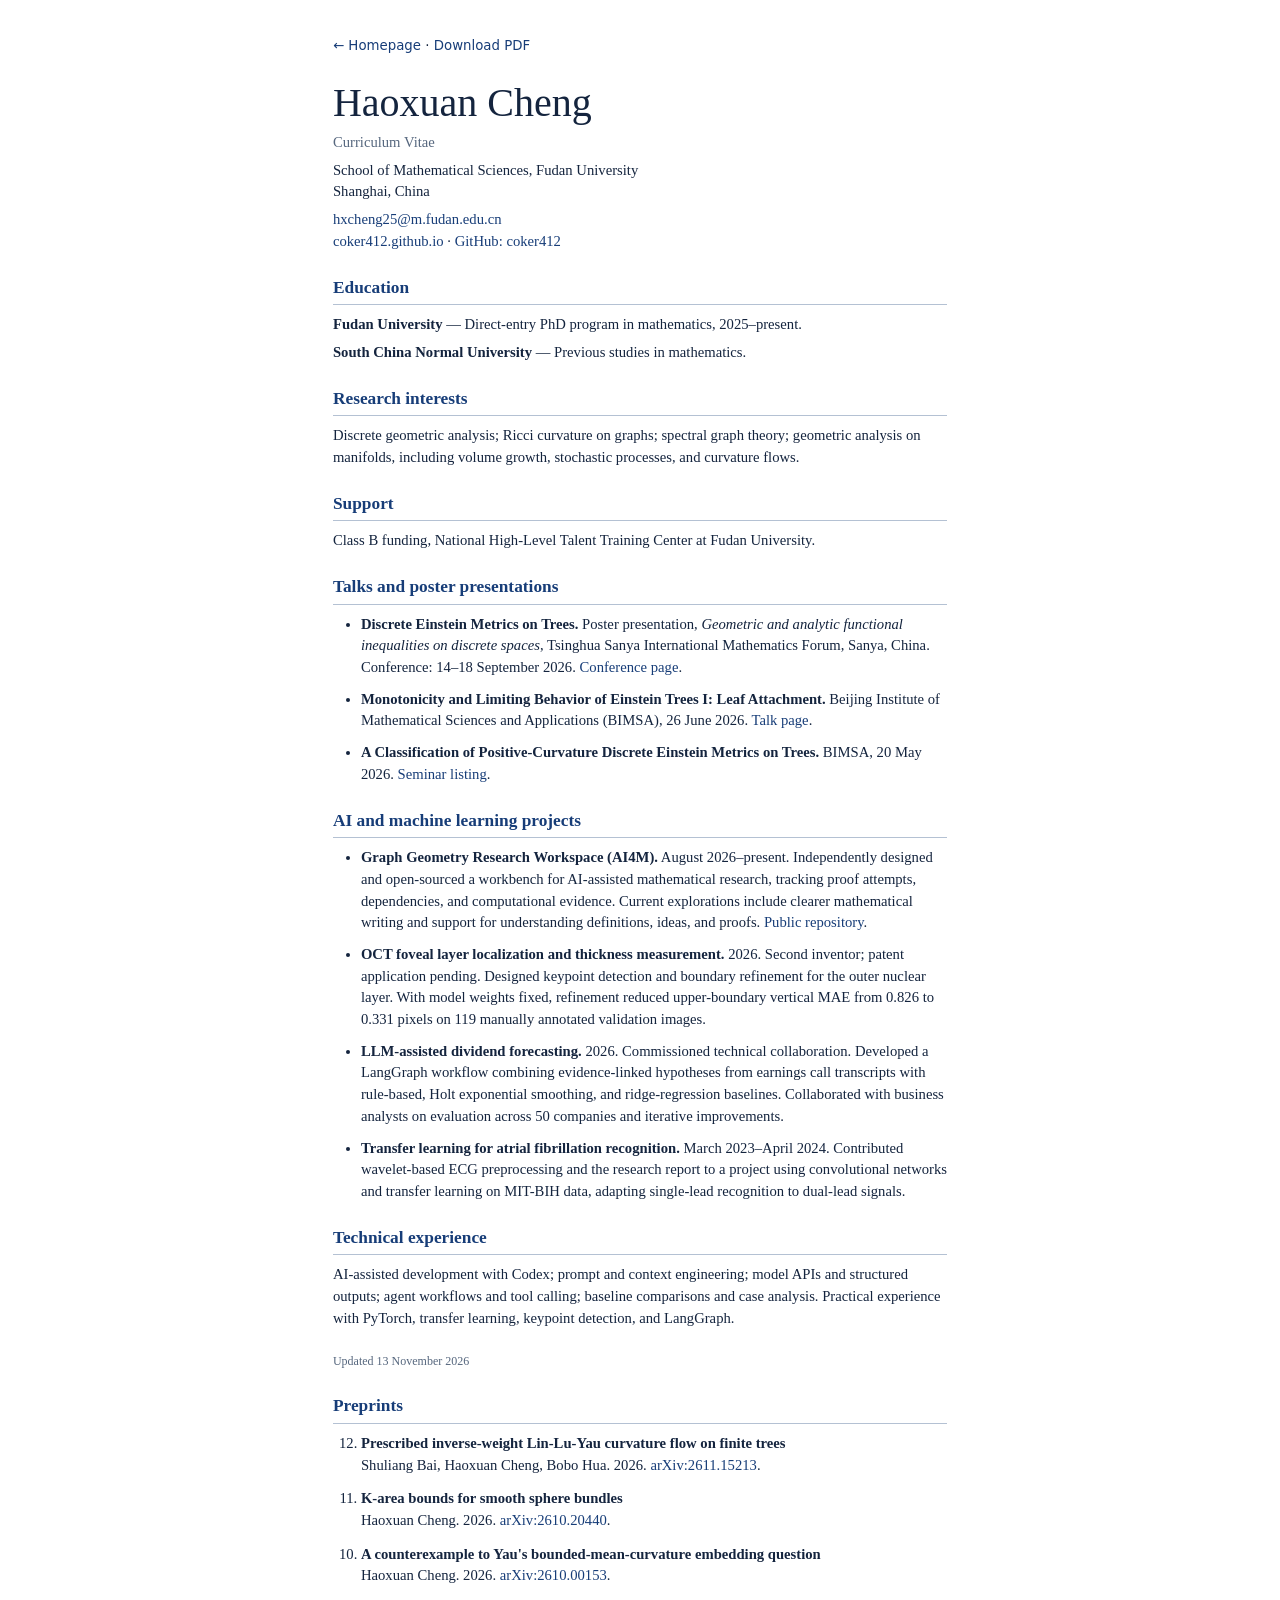
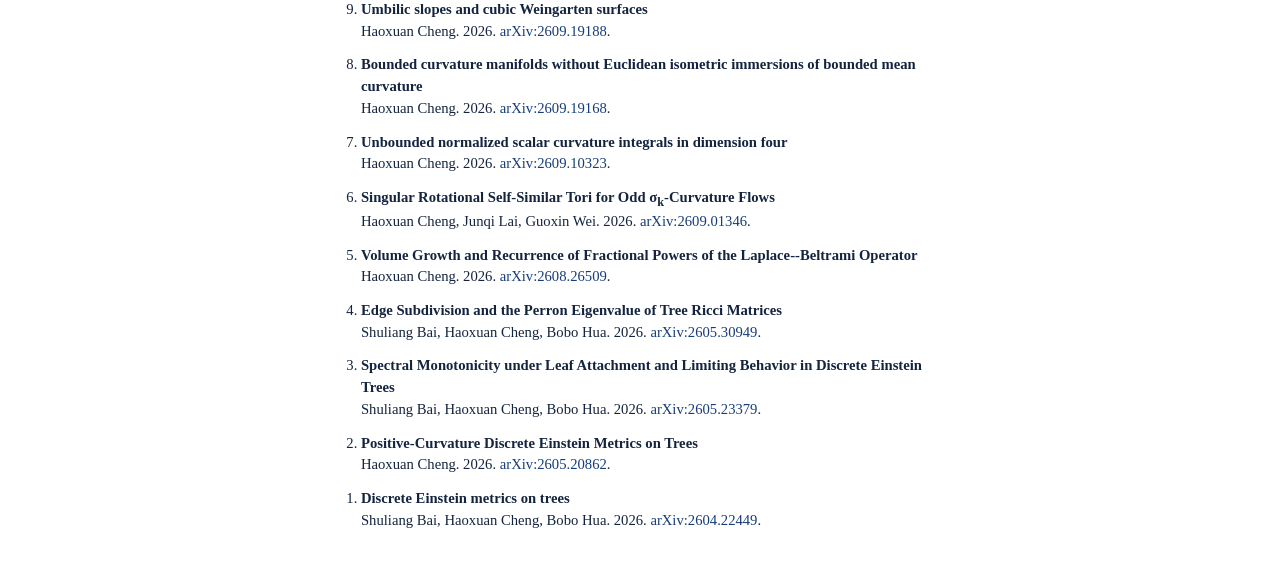
<file: cv.html>
<!doctype html>
<html lang="en">
<head>
  <meta charset="utf-8">
  <meta name="viewport" content="width=device-width, initial-scale=1">
  <meta name="description" content="Academic curriculum vitae of Haoxuan Cheng, mathematics PhD student at Fudan University.">
  <title>Haoxuan Cheng — Curriculum Vitae</title>
  <link rel="icon" href="favicon.svg" type="image/svg+xml">
  <style>
    @page { size: A4; margin: 18mm 19mm; }
    * { box-sizing: border-box; }
    body { max-width: 172mm; margin: 36px auto; padding: 0 18px; color: #14243e; font: 11pt/1.48 Georgia, "Times New Roman", serif; }
    h1 { margin: 0; font-size: 30pt; line-height: 1.15; font-weight: normal; }
    h2 { margin: 22px 0 9px; padding-bottom: 4px; border-bottom: 1px solid #b4c1d3; font-size: 13pt; color: #173d78; }
    p { margin: 6px 0; }
    a { color: #173d78; text-decoration: none; overflow-wrap: anywhere; }
    a:hover { text-decoration: underline; }
    .subtitle, .updated { color: #56677e; }
    .updated { margin-top: 24px; font-size: 9pt; }
    ul, ol { padding-left: 28px; margin: 8px 0; }
    li { margin: 0 0 10px; break-inside: avoid; }
    .preprints li { margin-bottom: 12px; }
    .screen-nav { margin-bottom: 24px; font: 10pt/1.5 system-ui, sans-serif; }
    @media print {
      body { max-width: none; margin: 0; padding: 0; }
      .screen-nav { display: none; }
      .preprints { break-before: page; }
      .preprints h2 { margin-top: 0; }
    }
  </style>
</head>
<body>
  <nav class="screen-nav" aria-label="CV navigation"><a href="index.html">← Homepage</a> · <a href="cv.pdf">Download PDF</a></nav>
  <main>
    <header>
      <h1>Haoxuan Cheng</h1>
      <p class="subtitle">Curriculum Vitae</p>
      <p>School of Mathematical Sciences, Fudan University<br>Shanghai, China</p>
      <p><a href="mailto:hxcheng25@m.fudan.edu.cn">hxcheng25@m.fudan.edu.cn</a><br>
        <a href="https://coker412.github.io/">coker412.github.io</a> · <a href="https://github.com/coker412">GitHub: coker412</a></p>
    </header>
    <section>
      <h2>Education</h2>
      <p><strong>Fudan University</strong> — Direct-entry PhD program in mathematics, 2025–present.</p>
      <p><strong>South China Normal University</strong> — Previous studies in mathematics.</p>
    </section>
    <section>
      <h2>Research interests</h2>
      <p>Discrete geometric analysis; Ricci curvature on graphs; spectral graph theory; geometric analysis on manifolds, including volume growth, stochastic processes, and curvature flows.</p>
    </section>
    <section>
      <h2>Support</h2>
      <p>Class B funding, National High-Level Talent Training Center at Fudan University.</p>
    </section>
    <section>
      <h2>Talks and poster presentations</h2>
      <ul>
        <li><strong>Discrete Einstein Metrics on Trees.</strong> Poster presentation, <em>Geometric and analytic functional inequalities on discrete spaces</em>, Tsinghua Sanya International Mathematics Forum, Sanya, China. Conference: 14–18 September 2026. <a href="https://tsimf.tsinghua.edu.cn/info/1589/1881.htm">Conference page</a>.</li>
        <li><strong>Monotonicity and Limiting Behavior of Einstein Trees I: Leaf Attachment.</strong> Beijing Institute of Mathematical Sciences and Applications (BIMSA), 26 June 2026. <a href="https://www.bimsa.cn/zh-CN/talk/53704.html">Talk page</a>.</li>
        <li><strong>A Classification of Positive-Curvature Discrete Einstein Metrics on Trees.</strong> BIMSA, 20 May 2026. <a href="https://www.bimsa.cn/zh-CN/research_detail/GraStrSpeExt.html">Seminar listing</a>.</li>
      </ul>
    </section>
    <section>
      <h2>AI and machine learning projects</h2>
      <ul>
        <li><strong>Graph Geometry Research Workspace (AI4M).</strong> August 2026–present. Independently designed and open-sourced a workbench for AI-assisted mathematical research, tracking proof attempts, dependencies, and computational evidence. Current explorations include clearer mathematical writing and support for understanding definitions, ideas, and proofs. <a href="https://github.com/coker412/graph-geometry-research-workspace">Public repository</a>.</li>
        <li><strong>OCT foveal layer localization and thickness measurement.</strong> 2026. Second inventor; patent application pending. Designed keypoint detection and boundary refinement for the outer nuclear layer. With model weights fixed, refinement reduced upper-boundary vertical MAE from 0.826 to 0.331 pixels on 119 manually annotated validation images.</li>
        <li><strong>LLM-assisted dividend forecasting.</strong> 2026. Commissioned technical collaboration. Developed a LangGraph workflow combining evidence-linked hypotheses from earnings call transcripts with rule-based, Holt exponential smoothing, and ridge-regression baselines. Collaborated with business analysts on evaluation across 50 companies and iterative improvements.</li>
        <li><strong>Transfer learning for atrial fibrillation recognition.</strong> March 2023–April 2024. Contributed wavelet-based ECG preprocessing and the research report to a project using convolutional networks and transfer learning on MIT-BIH data, adapting single-lead recognition to dual-lead signals.</li>
      </ul>
    </section>
    <section>
      <h2>Technical experience</h2>
      <p>AI-assisted development with Codex; prompt and context engineering; model APIs and structured outputs; agent workflows and tool calling; baseline comparisons and case analysis. Practical experience with PyTorch, transfer learning, keypoint detection, and LangGraph.</p>
    </section>
    <p class="updated">Updated 13 November 2026</p>
    <section class="preprints">
      <h2>Preprints</h2>
      <ol reversed>
      <li><strong>Prescribed inverse-weight Lin-Lu-Yau curvature flow on finite trees</strong><br>Shuliang Bai, Haoxuan Cheng, Bobo Hua. 2026. <a href="https://arxiv.org/abs/2611.15213">arXiv:2611.15213</a>.</li>
      <li><strong>K-area bounds for smooth sphere bundles</strong><br>Haoxuan Cheng. 2026. <a href="https://arxiv.org/abs/2610.20440">arXiv:2610.20440</a>.</li>
      <li><strong>A counterexample to Yau&#x27;s bounded-mean-curvature embedding question</strong><br>Haoxuan Cheng. 2026. <a href="https://arxiv.org/abs/2610.00153">arXiv:2610.00153</a>.</li>
      <li><strong>Umbilic slopes and cubic Weingarten surfaces</strong><br>Haoxuan Cheng. 2026. <a href="https://arxiv.org/abs/2609.19188">arXiv:2609.19188</a>.</li>
      <li><strong>Bounded curvature manifolds without Euclidean isometric immersions of bounded mean curvature</strong><br>Haoxuan Cheng. 2026. <a href="https://arxiv.org/abs/2609.19168">arXiv:2609.19168</a>.</li>
      <li><strong>Unbounded normalized scalar curvature integrals in dimension four</strong><br>Haoxuan Cheng. 2026. <a href="https://arxiv.org/abs/2609.10323">arXiv:2609.10323</a>.</li>
      <li><strong>Singular Rotational Self-Similar Tori for Odd σ<sub>k</sub>-Curvature Flows</strong><br>Haoxuan Cheng, Junqi Lai, Guoxin Wei. 2026. <a href="https://arxiv.org/abs/2609.01346">arXiv:2609.01346</a>.</li>
      <li><strong>Volume Growth and Recurrence of Fractional Powers of the Laplace--Beltrami Operator</strong><br>Haoxuan Cheng. 2026. <a href="https://arxiv.org/abs/2608.26509">arXiv:2608.26509</a>.</li>
      <li><strong>Edge Subdivision and the Perron Eigenvalue of Tree Ricci Matrices</strong><br>Shuliang Bai, Haoxuan Cheng, Bobo Hua. 2026. <a href="https://arxiv.org/abs/2605.30949">arXiv:2605.30949</a>.</li>
      <li><strong>Spectral Monotonicity under Leaf Attachment and Limiting Behavior in Discrete Einstein Trees</strong><br>Shuliang Bai, Haoxuan Cheng, Bobo Hua. 2026. <a href="https://arxiv.org/abs/2605.23379">arXiv:2605.23379</a>.</li>
      <li><strong>Positive-Curvature Discrete Einstein Metrics on Trees</strong><br>Haoxuan Cheng. 2026. <a href="https://arxiv.org/abs/2605.20862">arXiv:2605.20862</a>.</li>
      <li><strong>Discrete Einstein metrics on trees</strong><br>Shuliang Bai, Haoxuan Cheng, Bobo Hua. 2026. <a href="https://arxiv.org/abs/2604.22449">arXiv:2604.22449</a>.</li>
      </ol>
    </section>
  </main>
</body>
</html>
</file>
<file: styles.css>
:root {
  color-scheme: light;
  --paper: #f8faff;
  --ink: #172b48;
  --muted: #4d6079;
  --blue: #173d78;
  --accent: #245fbd;
  --line: #ccd7e6;
  --display: Georgia, "Times New Roman", "Noto Serif CJK SC", "Songti SC", serif;
  --sans: ui-sans-serif, system-ui, -apple-system, "Segoe UI", "PingFang SC", "Microsoft YaHei", sans-serif;
  --max: 1120px;
}
* { box-sizing: border-box; }
html { scroll-behavior: smooth; scroll-padding-top: 24px; scrollbar-color: #8196b1 var(--paper); }
body { margin: 0; color: var(--ink); background: var(--paper); font: 16px/1.65 var(--sans); -webkit-font-smoothing: antialiased; }
::selection { color: white; background: var(--blue); }
a { color: var(--blue); text-underline-offset: .25em; text-decoration-thickness: 1px; }
a:hover { color: var(--accent); }
a, button { -webkit-tap-highlight-color: transparent; }
:focus-visible { outline: 2px solid var(--accent); outline-offset: 5px; }
button { font: inherit; cursor: pointer; }
h1, h2, h3 { text-wrap: balance; }
p { text-wrap: pretty; }
.arrow { width: 16px; height: 16px; flex: 0 0 16px; vertical-align: -.15em; fill: none; stroke: currentColor; stroke-width: 1.5; stroke-linecap: round; stroke-linejoin: round; }
.skip-link { position: fixed; left: 16px; top: 12px; z-index: 50; padding: 12px 20px; color: white; background: var(--blue); transform: translateY(-180%); }
.skip-link:focus { transform: none; }
.site-header, .hero, .section, .contact-inner, .site-footer { width: min(calc(100% - 64px), var(--max)); margin-inline: auto; }
.site-header { display: flex; align-items: center; gap: 32px; padding-block: 16px; border-bottom: 1px solid var(--line); }
.wordmark { display: inline-flex; align-items: center; gap: 12px; text-decoration: none; font-size: 14px; font-weight: 650; white-space: nowrap; }
.wordmark-symbol { display: grid; place-items: center; width: 34px; height: 34px; border: 1px solid var(--blue); border-radius: 50%; font: 13px var(--display); }
.site-nav { display: flex; flex-wrap: wrap; align-items: center; justify-content: flex-end; gap: 4px 24px; margin-left: auto; }
.site-nav a { display: inline-flex; align-items: center; min-height: 44px; color: var(--muted); font-size: 13px; text-decoration: none; }
.site-nav a:hover { color: var(--blue); text-decoration: underline; }
.language-toggle { flex-shrink: 0; min-width: 64px; min-height: 44px; border: 1px solid var(--line); border-radius: 4px; background: transparent; color: var(--muted); font-size: 13px; }
.language-option.is-active { color: var(--blue); font-weight: 750; }
.language-toggle:hover { background: #e8eff9; }
.hero { display: grid; grid-template-columns: minmax(0, 1fr) 264px; gap: 48px; align-items: center; padding-block: 40px; }
.hero h1 { margin: 0; color: var(--blue); font: 400 clamp(44px, 5.4vw, 76px)/1.08 var(--display); letter-spacing: -.035em; }
.hero h1 > span { display: inline; }
.hero-cn { display: flex; flex-wrap: wrap; align-items: center; gap: 8px 20px; margin: 16px 0 0; font-size: 21px; letter-spacing: .08em; }
.hero-affiliation { color: var(--muted); font: 14px/1.5 var(--sans); letter-spacing: 0; }
.hero-intro { max-width: 36em; margin: 24px 0 0; font: 400 23px/1.45 var(--display); }
.hero-actions { display: flex; flex-wrap: wrap; align-items: center; gap: 12px 24px; margin-top: 24px; }
.button { display: inline-flex; align-items: center; justify-content: space-between; gap: 16px; min-height: 44px; padding: 9px 0; font-size: 14px; font-weight: 600; text-decoration: none; }
.button-primary { padding-inline: 18px; color: white; background: var(--blue); border-radius: 4px; }
.button-primary:hover { color: white; background: var(--accent); }
.button-secondary:hover { text-decoration: underline; }
.hero-figure { width: 100%; }
.geometry { display: block; width: 100%; overflow: visible; }
.orbit { fill: none; stroke: #acbed5; stroke-width: 1; stroke-dasharray: 3 8; }
.curve { fill: none; stroke-linecap: round; stroke-linejoin: round; }
.curve-a { stroke: var(--blue); stroke-width: 2; }
.curve-b { stroke: #90a9ca; stroke-width: 1; }
.graph-lines line { stroke: #718eaf; stroke-width: 1.2; }
.graph-nodes circle { fill: var(--paper); stroke: var(--blue); stroke-width: 2; }
.graph-nodes circle:nth-child(3), .graph-nodes circle:nth-child(6) { fill: var(--blue); }
.section { padding-block: 48px; border-top: 1px solid var(--line); }
.section-title { margin: 0; font: 400 36px/1.2 var(--display); letter-spacing: -.025em; }
.about-grid { display: grid; grid-template-columns: minmax(0, 1fr) minmax(0, 1.72fr); column-gap: 64px; }
.about .section-title { max-width: 14em; font-size: 30px; line-height: 1.3; }
.about { padding-block: 36px; }
.about-copy > p { margin: 0 0 16px; max-width: 70ch; }
.about-copy > p:last-child { margin-bottom: 0; }
.interest-list { display: flex; flex-direction: column; align-items: flex-start; gap: 4px; margin: 16px 0 0; padding: 0; color: var(--blue); font-size: 14px; list-style: none; }
.profile-facts { grid-column: 1 / -1; display: grid; grid-template-columns: 1fr 1fr 1.25fr; gap: 32px; margin: 24px 0 0; padding-top: 24px; border-top: 1px solid var(--line); }
.profile-facts dt { margin-bottom: 4px; color: var(--muted); font-size: 12px; }
.profile-facts dd { margin: 0; font-size: 13px; }
.section-heading { display: flex; justify-content: space-between; align-items: center; gap: 24px; }
.text-link { display: inline-flex; align-items: center; gap: 8px; min-height: 44px; font-size: 14px; }
.papers-intro { margin: 12px 0 24px; color: var(--muted); font-size: 15px; }
.paper-list { margin: 0; padding: 0; list-style: none; }
.paper { display: grid; grid-template-columns: 28px minmax(0, 1fr) 72px; gap: 24px; padding-block: 28px; border-top: 1px solid var(--line); }
.paper-index { padding-top: 2px; color: var(--muted); font-size: 13px; font-variant-numeric: tabular-nums; }
.paper-meta { margin: 0 0 8px; color: var(--muted); font-size: 12px; }
.paper h3 { max-width: 40em; margin: 0; font: 400 25px/1.3 var(--display); letter-spacing: -.015em; text-wrap: pretty; }
.paper-authors { margin: 10px 0 0; color: var(--muted); font-size: 13px; }
.paper-authors strong { color: var(--ink); font-weight: 600; }
.paper-summary { max-width: 74ch; margin: 12px 0 0; color: var(--muted); font-size: 15px; line-height: 1.65; }
.paper-links { display: flex; flex-direction: column; align-items: stretch; gap: 4px; }
.paper-links a { display: inline-flex; justify-content: space-between; align-items: center; gap: 8px; min-height: 44px; font-size: 13px; }
.projects-grid, .talks-grid { display: grid; grid-template-columns: minmax(0, 1fr) minmax(0, 1.72fr); gap: 64px; }
.projects-intro { max-width: 32em; margin: 16px 0 0; color: var(--muted); font-size: 15px; }
.project-list { display: grid; gap: 24px; min-width: 0; }
.project-card { padding: 28px 32px; background: #e8eff9; border-radius: 4px; }
.project-card h3 { margin: 0 0 12px; font: 400 28px/1.25 var(--display); letter-spacing: -.02em; }
.project-card > p:not(.paper-meta) { margin: 20px 0 12px; font-size: 15px; }
.talk { display: grid; grid-template-columns: 112px minmax(0, 1fr); gap: 24px; padding-block: 24px; border-top: 1px solid var(--line); }
.talk:first-child { padding-top: 0; border: 0; }
.talk time { color: var(--muted); font-size: 12px; font-variant-numeric: tabular-nums; }
.talk h3 { margin: 0; font: 400 23px/1.35 var(--display); }
.talk p:not(.paper-meta) { margin: 8px 0; color: var(--muted); font-size: 14px; }
.contact { color: white; background: var(--blue); }
.contact-inner { padding-block: 48px; }
.contact h2 { max-width: 24em; margin: 0; font: 400 36px/1.25 var(--display); letter-spacing: -.02em; }
.contact-email { display: inline-flex; align-items: center; flex-wrap: wrap; gap: 12px; min-height: 44px; margin-top: 24px; color: white; font-size: 20px; overflow-wrap: anywhere; }
.contact-email:hover, .contact-links a:hover { color: #c5dfff; }
.contact-links { display: flex; flex-wrap: wrap; gap: 4px 28px; margin-top: 24px; }
.contact-links a { display: inline-flex; align-items: center; min-height: 44px; color: #e3edfc; font-size: 13px; }
.contact :focus-visible { outline-color: white; }
.site-footer { display: flex; flex-wrap: wrap; align-items: center; justify-content: space-between; gap: 8px 24px; padding-block: 16px; color: var(--muted); font-size: 12px; }
.site-footer p { margin: 0; }
.site-footer a { display: inline-flex; align-items: center; gap: 8px; min-height: 44px; }
html:lang(zh-CN) .section-title, html:lang(zh-CN) .contact h2 { line-height: 1.4; letter-spacing: 0; }
@media (max-width: 1050px) {
  .site-header { gap: 20px; }
  .site-nav { gap: 4px 16px; }
  .wordmark > span:last-child { display: none; }
  .hero { grid-template-columns: minmax(0, 1fr) 200px; gap: 24px; }
  .about-grid, .projects-grid, .talks-grid { column-gap: 32px; }
}
@media (max-width: 720px) {
  .site-header, .hero, .section, .contact-inner, .site-footer { width: calc(100% - 40px); }
  .site-header { flex-wrap: wrap; gap: 8px 16px; padding-block: 12px 8px; }
  .wordmark > span:last-child { display: inline; }
  .language-toggle { margin-left: auto; }
  .site-nav { order: 3; justify-content: flex-start; width: 100%; margin: 0; gap: 0 20px; }
  .site-nav a { font-size: 12px; }
  .hero { grid-template-columns: minmax(0, 1fr); padding-block: 36px; }
  .hero h1 { max-width: 100%; font-size: clamp(40px, 8.5vw, 60px); }
  .hero-cn { font-size: 19px; }
  .hero-affiliation { font-size: 13px; }
  .hero-intro { margin-top: 20px; font-size: 21px; }
  .hero-actions { gap: 8px 20px; }
  .hero-figure { display: none; }
  .about-grid, .projects-grid, .talks-grid { display: block; }
  .section { padding-block: 36px; }
  .section-title { font-size: 30px; }
  .about .section-title { max-width: 20em; margin-bottom: 24px; font-size: 27px; }
  .about-copy { display: block; }
  .about-heading { margin-bottom: 24px; }
  .about-copy > p { font-size: 15px; }
  .interest-list { flex-direction: row; flex-wrap: wrap; gap: 4px 20px; margin-top: 24px; }
  .profile-facts { grid-template-columns: 1fr; gap: 16px; }
  .profile-facts > div { display: grid; grid-template-columns: 64px minmax(0, 1fr); gap: 12px; }
  .section-heading { flex-wrap: wrap; gap: 4px 20px; }
  .paper { grid-template-columns: 20px minmax(0, 1fr); gap: 8px 12px; padding-block: 24px; }
  .paper h3 { font-size: 22px; }
  .paper-links { grid-column: 2; flex-direction: row; gap: 24px; }
  .paper-links a { gap: 8px; }
  .project-card { margin-top: 24px; padding: 24px; }
  .project-list .project-card { margin-top: 0; }
  .project-list { margin-top: 24px; }
  .timeline { margin-top: 28px; }
  .talk { grid-template-columns: 1fr; gap: 8px; }
  .contact-inner { padding-block: 36px; }
  .contact h2 { font-size: 29px; }
  .contact-email { font-size: 17px; }
}
@media (prefers-reduced-motion: reduce) { html { scroll-behavior: auto; } }
@media print {
  .site-nav, .language-toggle, .hero-figure, .hero-actions, .site-footer { display: none; }
  body { color: #000; background: white; font-size: 11pt; }
  .site-header, .hero, .section, .contact-inner { width: 100%; }
  .hero, .section, .contact-inner { padding-block: 20px; }
  .contact { color: #000; background: white; }
  .contact a { color: #000; }
  .paper, .talk { break-inside: avoid; }
}
</file>
